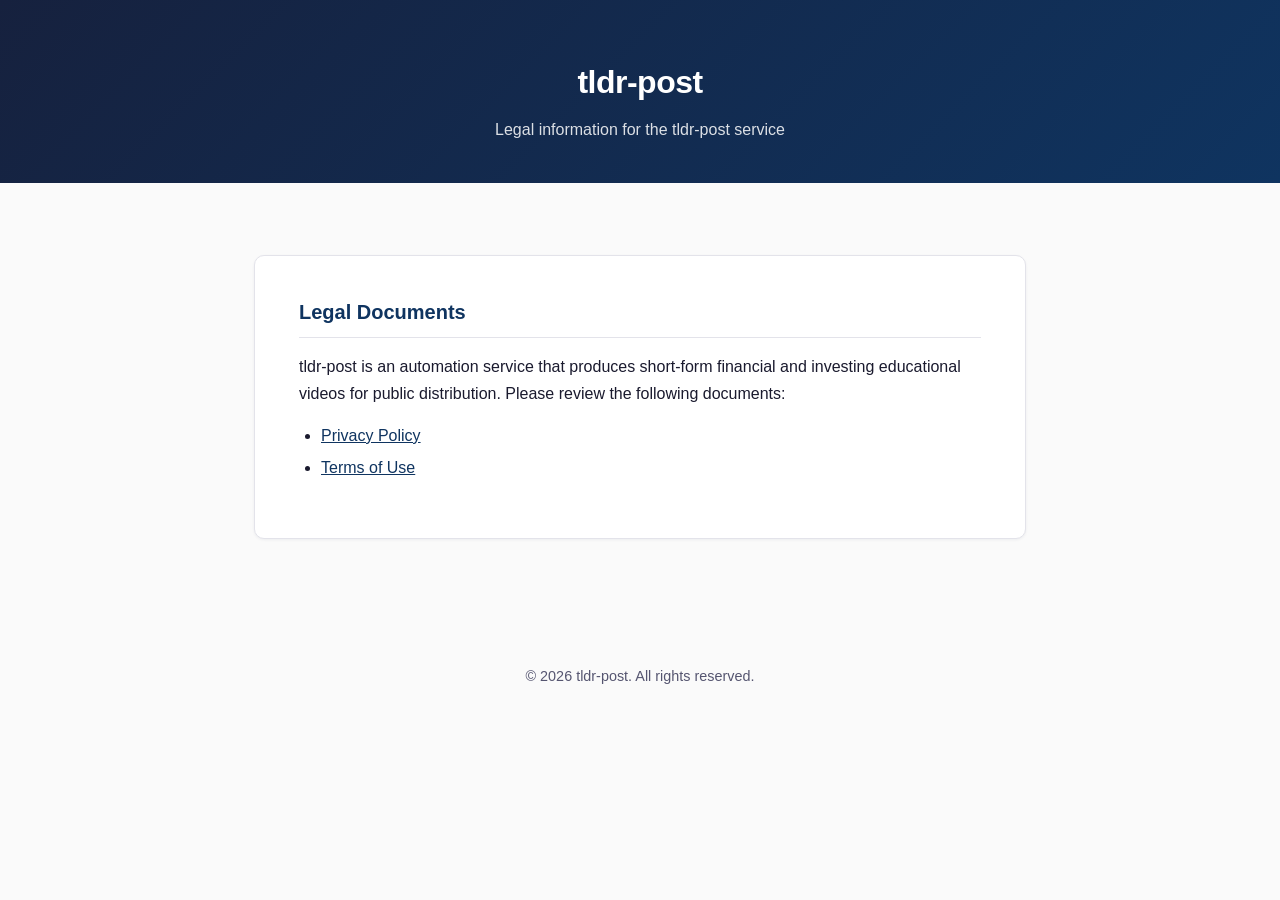
<file: index.html>
<!DOCTYPE html>
<html lang="en">
<head>
  <meta charset="UTF-8" />
  <meta name="viewport" content="width=device-width, initial-scale=1.0" />
  <meta name="robots" content="noindex" />
  <title>tldr-post — Legal</title>
  <link rel="stylesheet" href="style.css" />
</head>
<body>
  <header class="site-header">
    <h1>tldr-post</h1>
    <p>Legal information for the tldr-post service</p>
  </header>

  <div class="container">
    <main>
      <h2>Legal Documents</h2>
      <p>tldr-post is an automation service that produces short-form
        financial and investing educational videos for public distribution.
        Please review the following documents:</p>
      <ul>
        <li><a href="privacy.html">Privacy Policy</a></li>
        <li><a href="terms.html">Terms of Use</a></li>
      </ul>
    </main>
  </div>

  <footer class="site-footer">
    <p>&copy; 2026 tldr-post. All rights reserved.</p>
  </footer>
</body>
</html>
</file>
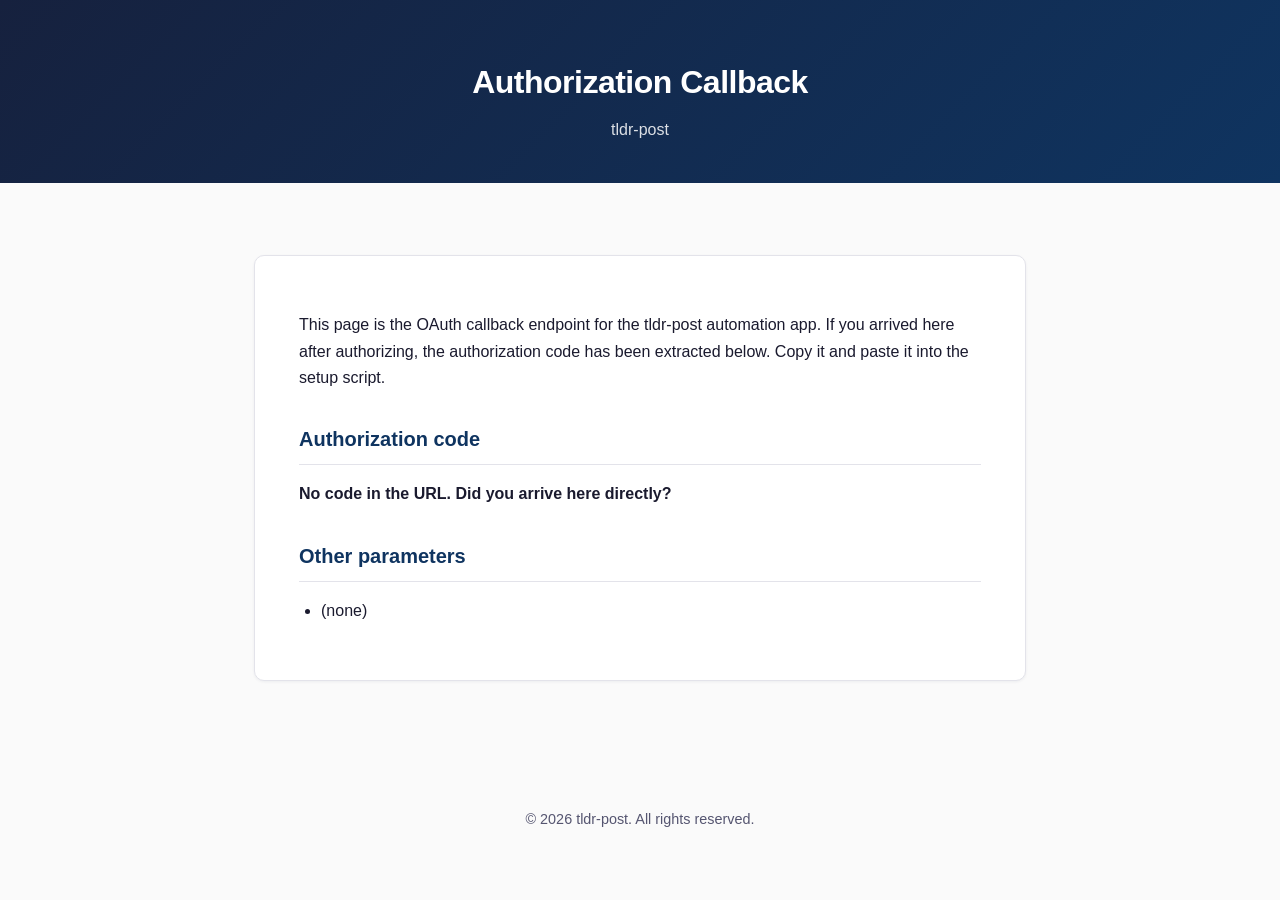
<file: callback.html>
<!DOCTYPE html>
<html lang="en">
<head>
  <meta charset="UTF-8" />
  <meta name="viewport" content="width=device-width, initial-scale=1.0" />
  <meta name="robots" content="noindex" />
  <title>tldr-post — Authorization callback</title>
  <link rel="stylesheet" href="style.css" />
</head>
<body>
  <header class="site-header">
    <h1>Authorization Callback</h1>
    <p>tldr-post</p>
  </header>
  <div class="container">
    <main>
      <p>This page is the OAuth callback endpoint for the tldr-post automation
        app. If you arrived here after authorizing, the authorization code has
        been extracted below. Copy it and paste it into the setup script.</p>

      <h2>Authorization code</h2>
      <p><strong id="status">Extracting parameters…</strong></p>
      <textarea id="code-box" rows="4" readonly></textarea>
      <p><button type="button" id="copy-btn">Copy code</button></p>
      <p id="copied" style="color:#1a7f37;font-weight:600;display:none">Copied!</p>

      <h2>Other parameters</h2>
      <ul id="params"></ul>
    </main>
  </div>
  <footer class="site-footer">
    <p>&copy; 2026 tldr-post. All rights reserved.</p>
  </footer>

  <script>
    (function () {
      var params = new URLSearchParams(window.location.search);
      var code = params.get("code");
      var box = document.getElementById("code-box");
      var status = document.getElementById("status");
      var paramsList = document.getElementById("params");

      if (code) {
        box.value = code;
        status.textContent = "Authorization code found. Copy it below.";
        box.style.display = "block";
        document.getElementById("copy-btn").style.display = "inline-block";
      } else {
        status.textContent = "No code in the URL. Did you arrive here directly?";
        box.style.display = "none";
        document.getElementById("copy-btn").style.display = "none";
      }

      var any = false;
      params.forEach(function (value, key) {
        if (key === "code") return;
        any = true;
        var li = document.createElement("li");
        li.textContent = key + " = " + value;
        paramsList.appendChild(li);
      });
      if (!any) {
        var li = document.createElement("li");
        li.textContent = "(none)";
        paramsList.appendChild(li);
      }

      document.getElementById("copy-btn").addEventListener("click", function () {
        box.select();
        box.setSelectionRange(0, box.value.length);
        navigator.clipboard.writeText(box.value).then(function () {
          document.getElementById("copied").style.display = "inline";
          setTimeout(function () {
            document.getElementById("copied").style.display = "none";
          }, 2000);
        });
      });
    })();
  </script>
</body>
</html>
</file>
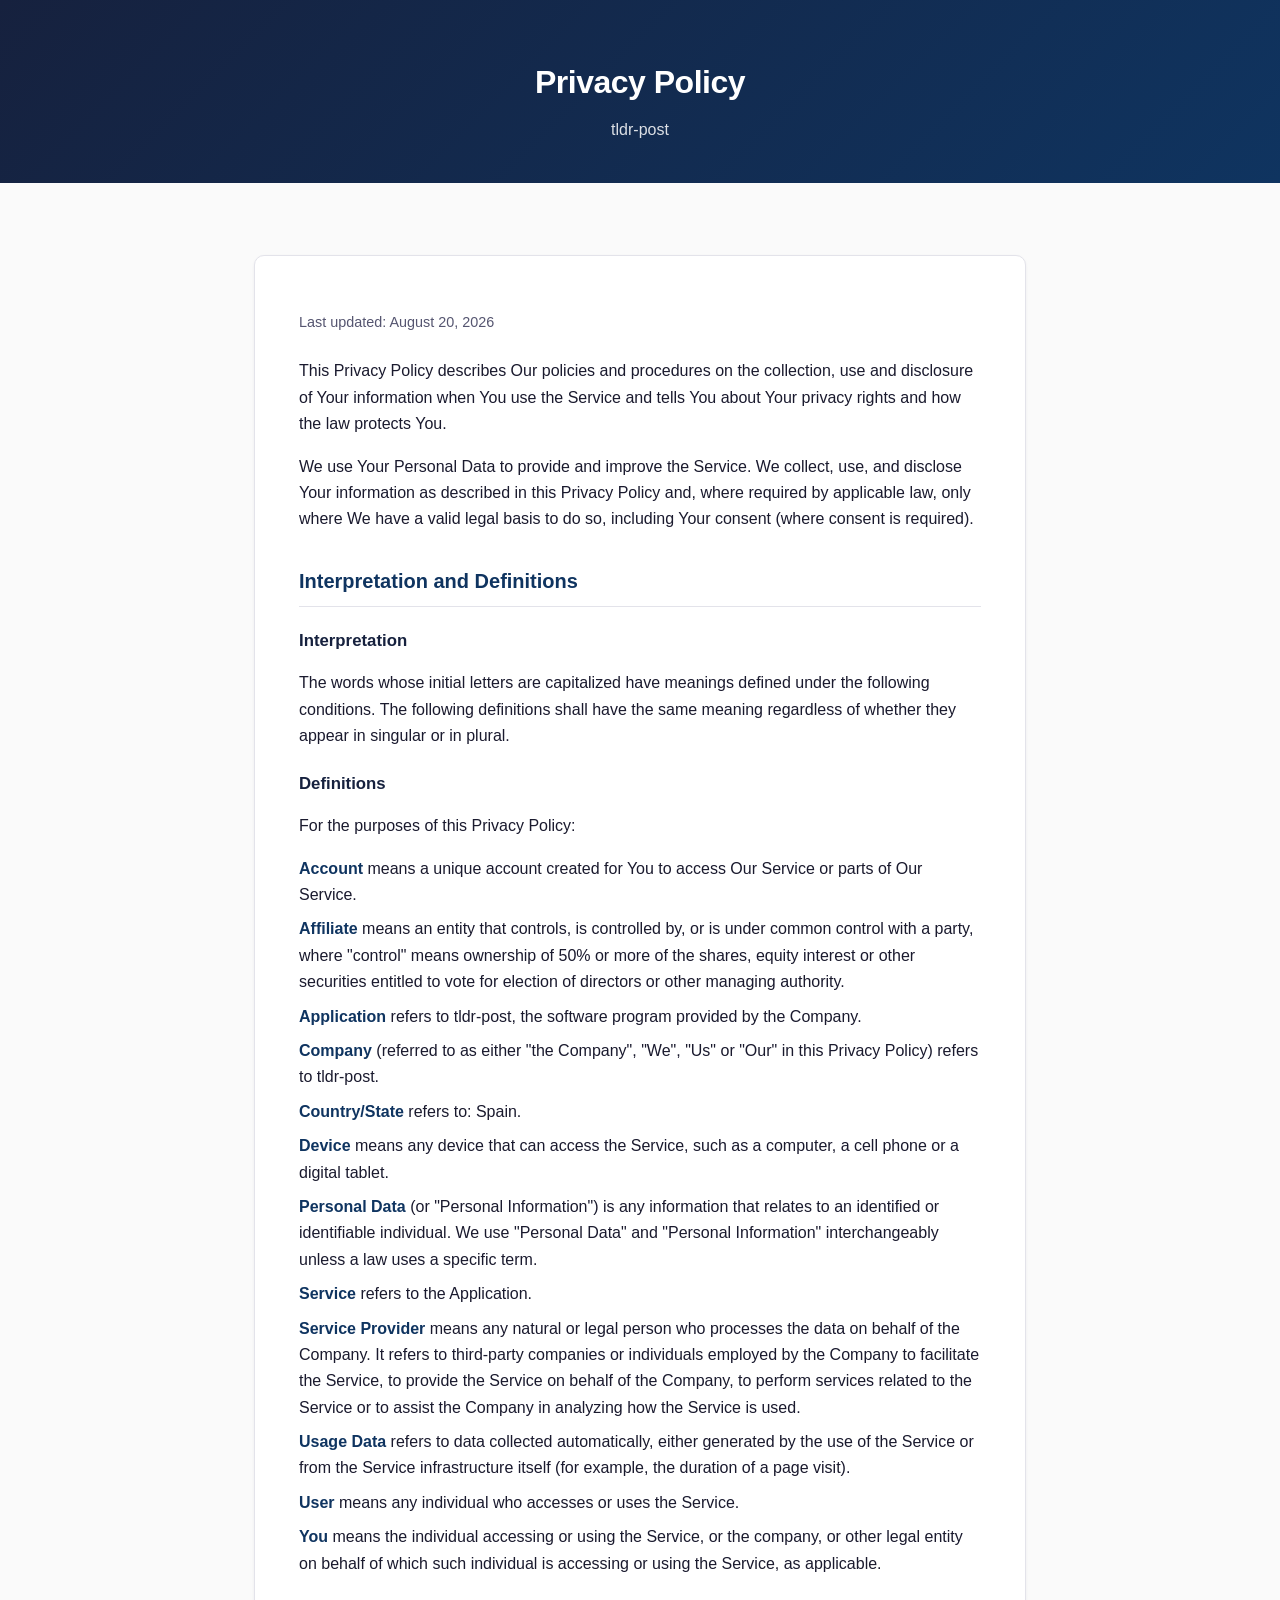
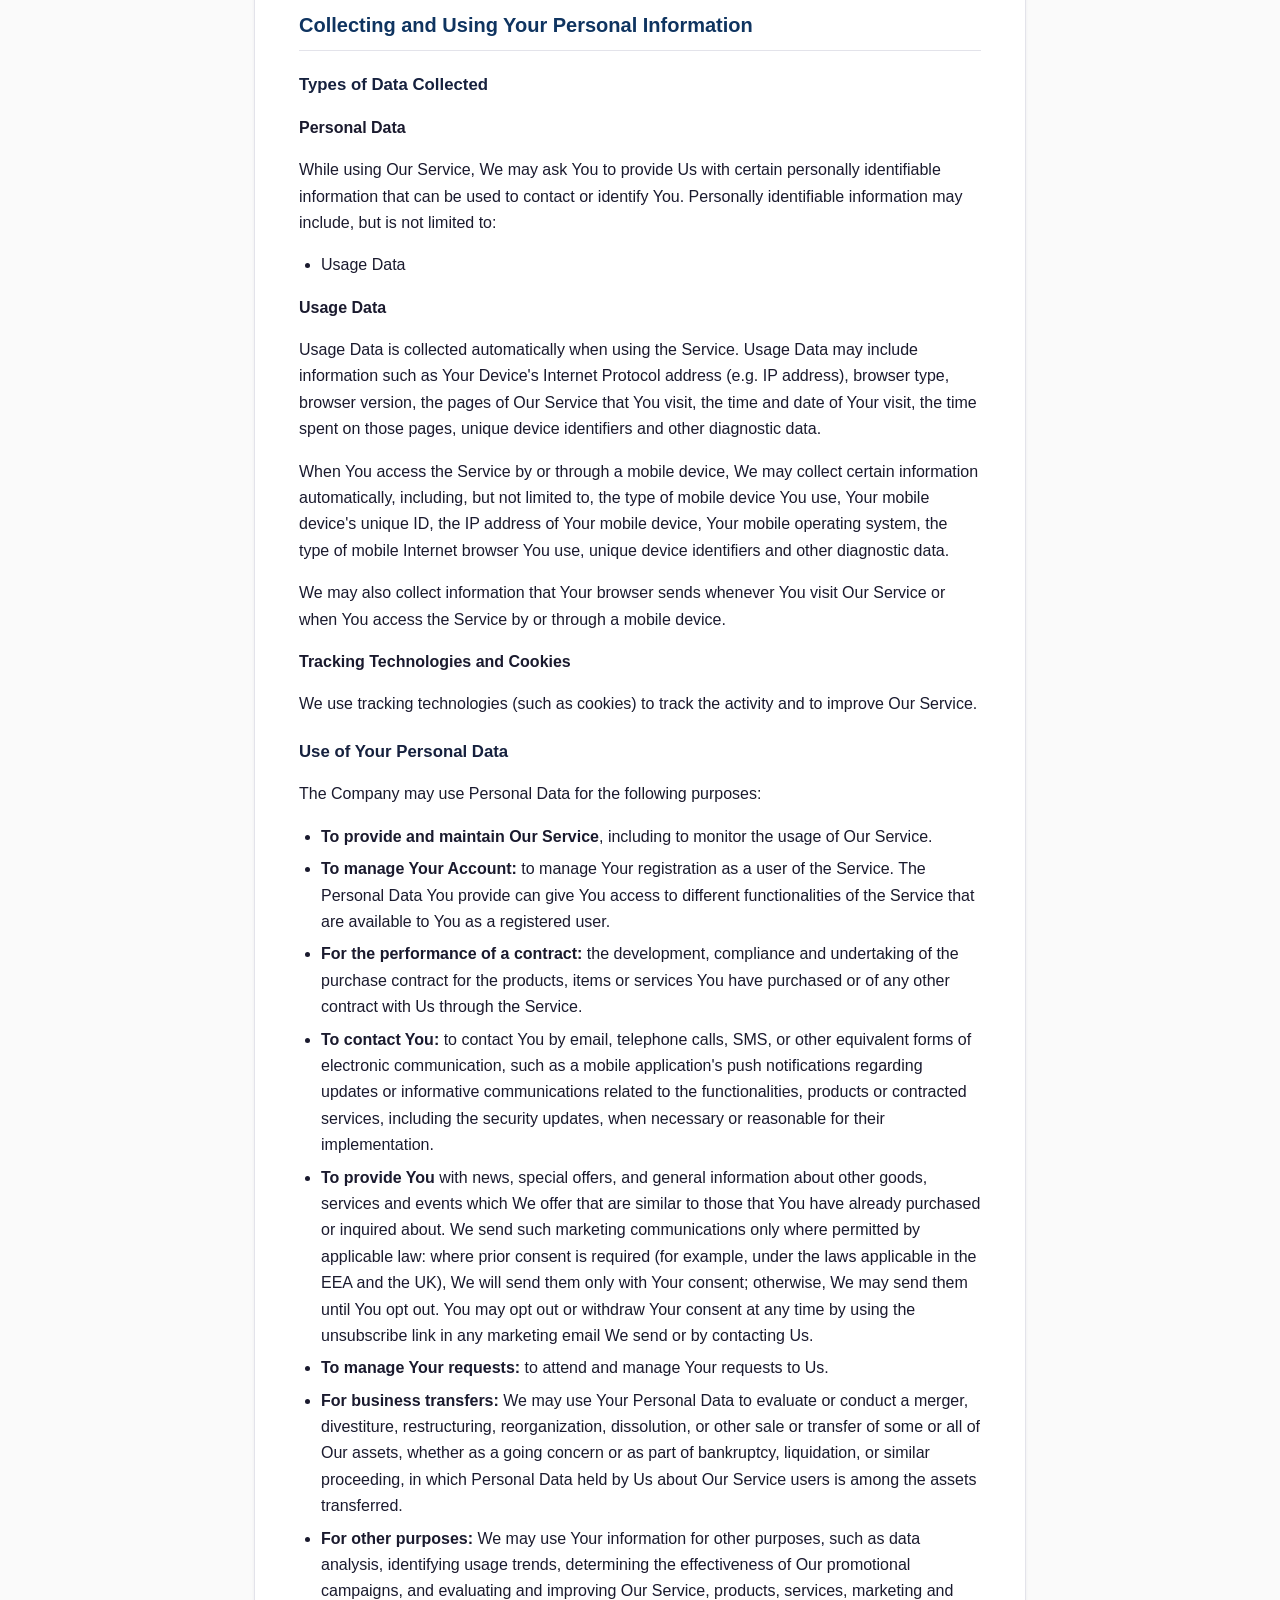
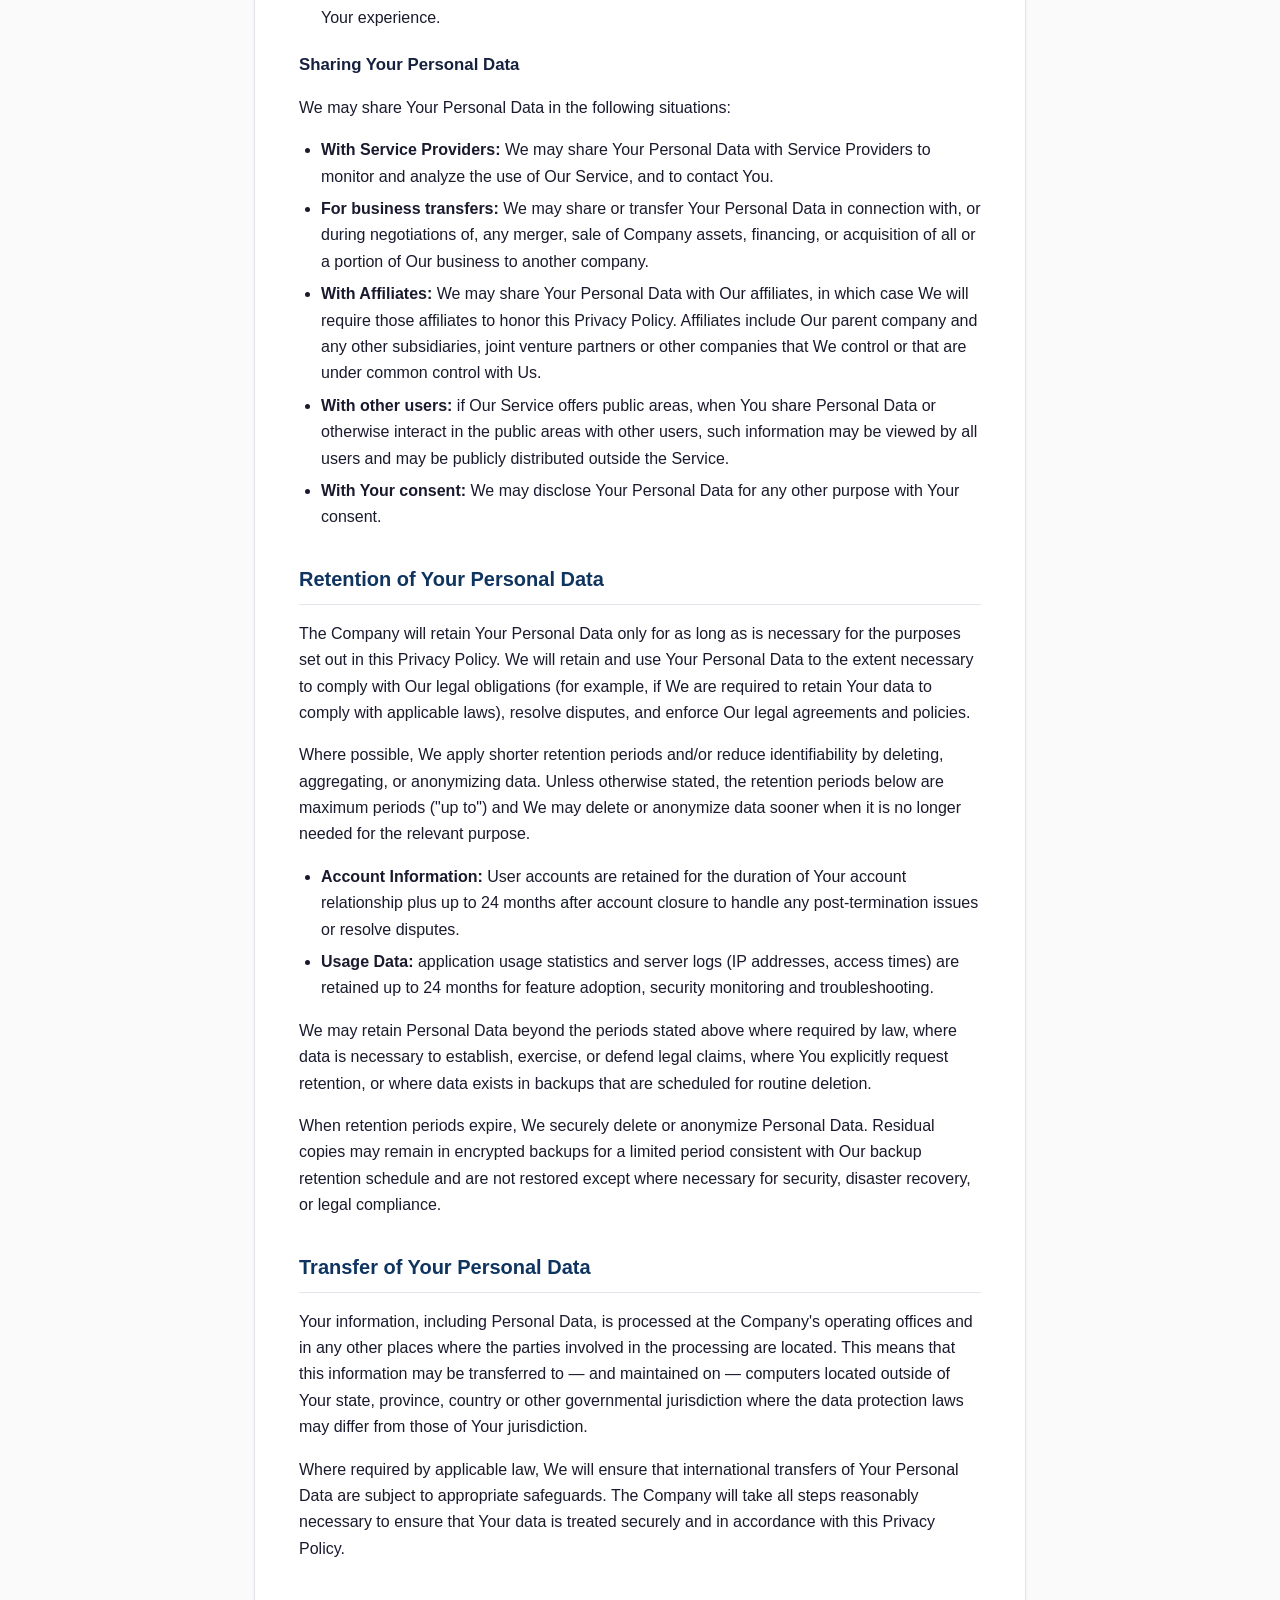
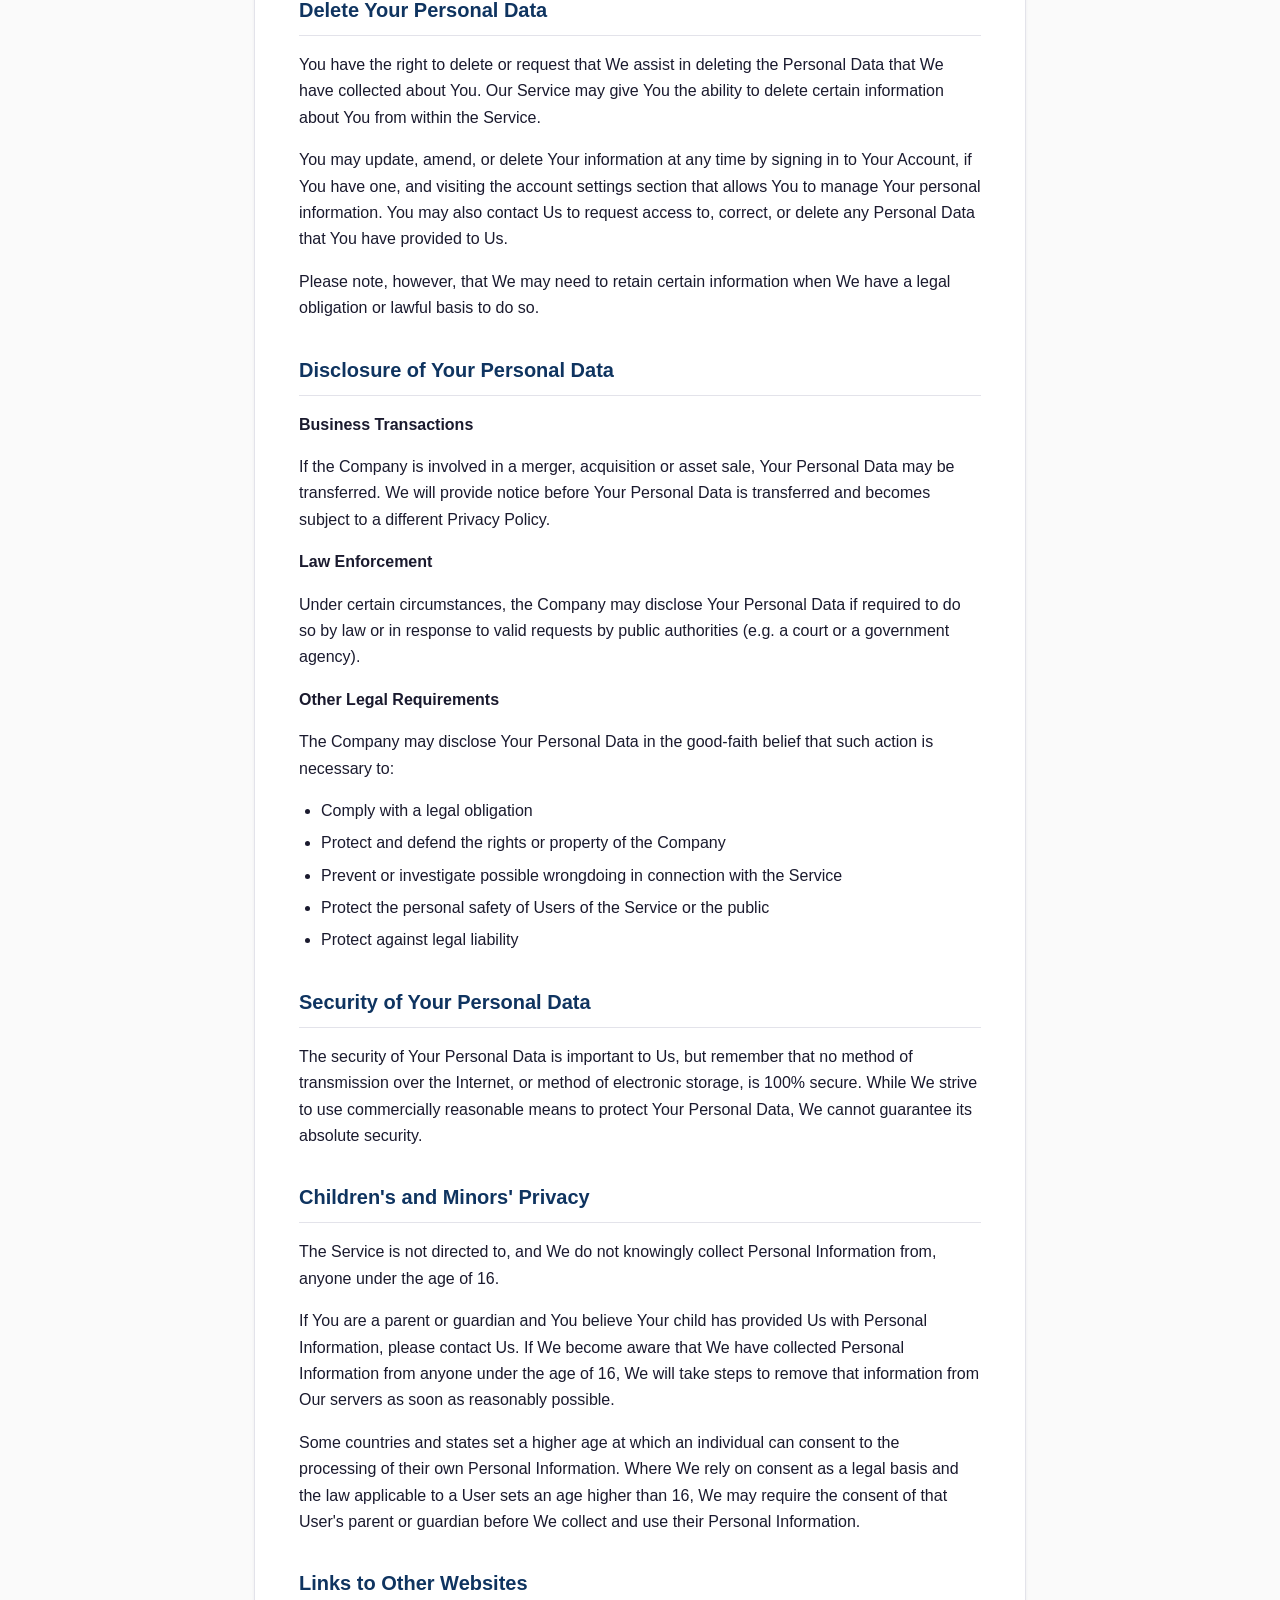
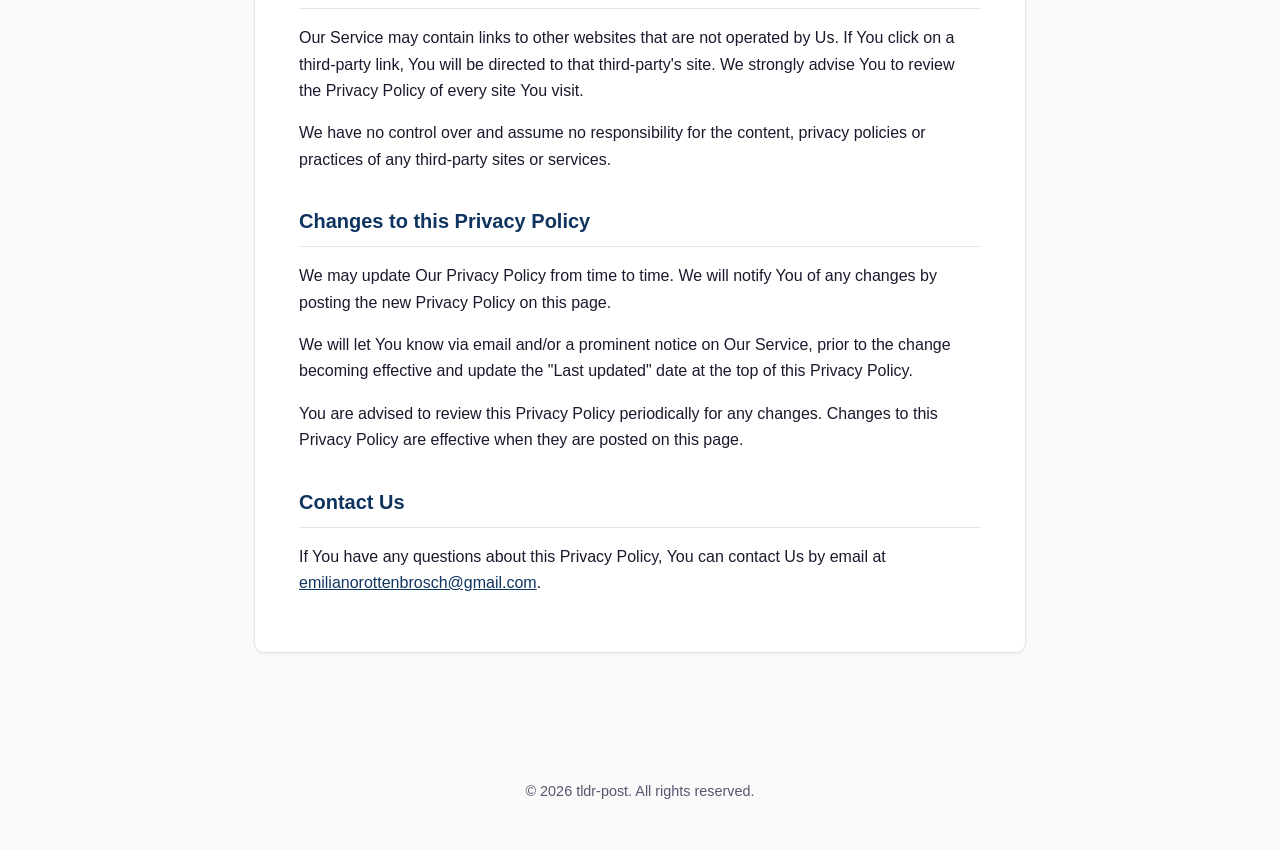
<file: privacy.html>
<!DOCTYPE html>
<html lang="en">
<head>
  <meta charset="UTF-8" />
  <meta name="viewport" content="width=device-width, initial-scale=1.0" />
  <meta name="robots" content="noindex" />
  <title>Privacy Policy — tldr-post</title>
  <link rel="stylesheet" href="style.css" />
</head>
<body>
  <header class="site-header">
    <h1>Privacy Policy</h1>
    <p>tldr-post</p>
  </header>

  <div class="container">
    <main>
      <p class="meta">Last updated: August 20, 2026</p>

      <p>This Privacy Policy describes Our policies and procedures on the
        collection, use and disclosure of Your information when You use the
        Service and tells You about Your privacy rights and how the law protects
        You.</p>

      <p>We use Your Personal Data to provide and improve the Service. We
        collect, use, and disclose Your information as described in this Privacy
        Policy and, where required by applicable law, only where We have a valid
        legal basis to do so, including Your consent (where consent is
        required).</p>

      <h2>Interpretation and Definitions</h2>

      <h3>Interpretation</h3>
      <p>The words whose initial letters are capitalized have meanings defined
        under the following conditions. The following definitions shall have the
        same meaning regardless of whether they appear in singular or in
        plural.</p>

      <h3>Definitions</h3>
      <p>For the purposes of this Privacy Policy:</p>

      <p class="definition"><strong>Account</strong> means a unique account created for You to access Our Service or parts of Our Service.</p>
      <p class="definition"><strong>Affiliate</strong> means an entity that controls, is controlled by, or is under common control with a party, where "control" means ownership of 50% or more of the shares, equity interest or other securities entitled to vote for election of directors or other managing authority.</p>
      <p class="definition"><strong>Application</strong> refers to tldr-post, the software program provided by the Company.</p>
      <p class="definition"><strong>Company</strong> (referred to as either "the Company", "We", "Us" or "Our" in this Privacy Policy) refers to tldr-post.</p>
      <p class="definition"><strong>Country/State</strong> refers to: Spain.</p>
      <p class="definition"><strong>Device</strong> means any device that can access the Service, such as a computer, a cell phone or a digital tablet.</p>
      <p class="definition"><strong>Personal Data</strong> (or "Personal Information") is any information that relates to an identified or identifiable individual. We use "Personal Data" and "Personal Information" interchangeably unless a law uses a specific term.</p>
      <p class="definition"><strong>Service</strong> refers to the Application.</p>
      <p class="definition"><strong>Service Provider</strong> means any natural or legal person who processes the data on behalf of the Company. It refers to third-party companies or individuals employed by the Company to facilitate the Service, to provide the Service on behalf of the Company, to perform services related to the Service or to assist the Company in analyzing how the Service is used.</p>
      <p class="definition"><strong>Usage Data</strong> refers to data collected automatically, either generated by the use of the Service or from the Service infrastructure itself (for example, the duration of a page visit).</p>
      <p class="definition"><strong>User</strong> means any individual who accesses or uses the Service.</p>
      <p class="definition"><strong>You</strong> means the individual accessing or using the Service, or the company, or other legal entity on behalf of which such individual is accessing or using the Service, as applicable.</p>

      <h2>Collecting and Using Your Personal Information</h2>

      <h3>Types of Data Collected</h3>

      <p><strong>Personal Data</strong></p>
      <p>While using Our Service, We may ask You to provide Us with certain
        personally identifiable information that can be used to contact or
        identify You. Personally identifiable information may include, but is
        not limited to:</p>
      <ul>
        <li>Usage Data</li>
      </ul>

      <p><strong>Usage Data</strong></p>
      <p>Usage Data is collected automatically when using the Service. Usage Data
        may include information such as Your Device's Internet Protocol address
        (e.g. IP address), browser type, browser version, the pages of Our
        Service that You visit, the time and date of Your visit, the time spent
        on those pages, unique device identifiers and other diagnostic data.</p>

      <p>When You access the Service by or through a mobile device, We may
        collect certain information automatically, including, but not limited
        to, the type of mobile device You use, Your mobile device's unique ID,
        the IP address of Your mobile device, Your mobile operating system, the
        type of mobile Internet browser You use, unique device identifiers and
        other diagnostic data.</p>

      <p>We may also collect information that Your browser sends whenever You
        visit Our Service or when You access the Service by or through a mobile
        device.</p>

      <p><strong>Tracking Technologies and Cookies</strong></p>
      <p>We use tracking technologies (such as cookies) to track the activity and
        to improve Our Service.</p>

      <h3>Use of Your Personal Data</h3>
      <p>The Company may use Personal Data for the following purposes:</p>
      <ul>
        <li><strong>To provide and maintain Our Service</strong>, including to monitor the usage of Our Service.</li>
        <li><strong>To manage Your Account:</strong> to manage Your registration as a user of the Service. The Personal Data You provide can give You access to different functionalities of the Service that are available to You as a registered user.</li>
        <li><strong>For the performance of a contract:</strong> the development, compliance and undertaking of the purchase contract for the products, items or services You have purchased or of any other contract with Us through the Service.</li>
        <li><strong>To contact You:</strong> to contact You by email, telephone calls, SMS, or other equivalent forms of electronic communication, such as a mobile application's push notifications regarding updates or informative communications related to the functionalities, products or contracted services, including the security updates, when necessary or reasonable for their implementation.</li>
        <li><strong>To provide You</strong> with news, special offers, and general information about other goods, services and events which We offer that are similar to those that You have already purchased or inquired about. We send such marketing communications only where permitted by applicable law: where prior consent is required (for example, under the laws applicable in the EEA and the UK), We will send them only with Your consent; otherwise, We may send them until You opt out. You may opt out or withdraw Your consent at any time by using the unsubscribe link in any marketing email We send or by contacting Us.</li>
        <li><strong>To manage Your requests:</strong> to attend and manage Your requests to Us.</li>
        <li><strong>For business transfers:</strong> We may use Your Personal Data to evaluate or conduct a merger, divestiture, restructuring, reorganization, dissolution, or other sale or transfer of some or all of Our assets, whether as a going concern or as part of bankruptcy, liquidation, or similar proceeding, in which Personal Data held by Us about Our Service users is among the assets transferred.</li>
        <li><strong>For other purposes:</strong> We may use Your information for other purposes, such as data analysis, identifying usage trends, determining the effectiveness of Our promotional campaigns, and evaluating and improving Our Service, products, services, marketing and Your experience.</li>
      </ul>

      <h3>Sharing Your Personal Data</h3>
      <p>We may share Your Personal Data in the following situations:</p>
      <ul>
        <li><strong>With Service Providers:</strong> We may share Your Personal Data with Service Providers to monitor and analyze the use of Our Service, and to contact You.</li>
        <li><strong>For business transfers:</strong> We may share or transfer Your Personal Data in connection with, or during negotiations of, any merger, sale of Company assets, financing, or acquisition of all or a portion of Our business to another company.</li>
        <li><strong>With Affiliates:</strong> We may share Your Personal Data with Our affiliates, in which case We will require those affiliates to honor this Privacy Policy. Affiliates include Our parent company and any other subsidiaries, joint venture partners or other companies that We control or that are under common control with Us.</li>
        <li><strong>With other users:</strong> if Our Service offers public areas, when You share Personal Data or otherwise interact in the public areas with other users, such information may be viewed by all users and may be publicly distributed outside the Service.</li>
        <li><strong>With Your consent:</strong> We may disclose Your Personal Data for any other purpose with Your consent.</li>
      </ul>

      <h2>Retention of Your Personal Data</h2>
      <p>The Company will retain Your Personal Data only for as long as is
        necessary for the purposes set out in this Privacy Policy. We will
        retain and use Your Personal Data to the extent necessary to comply with
        Our legal obligations (for example, if We are required to retain Your
        data to comply with applicable laws), resolve disputes, and enforce Our
        legal agreements and policies.</p>

      <p>Where possible, We apply shorter retention periods and/or reduce
        identifiability by deleting, aggregating, or anonymizing data. Unless
        otherwise stated, the retention periods below are maximum periods ("up
        to") and We may delete or anonymize data sooner when it is no longer
        needed for the relevant purpose.</p>

      <ul>
        <li><strong>Account Information:</strong> User accounts are retained for the duration of Your account relationship plus up to 24 months after account closure to handle any post-termination issues or resolve disputes.</li>
        <li><strong>Usage Data:</strong> application usage statistics and server logs (IP addresses, access times) are retained up to 24 months for feature adoption, security monitoring and troubleshooting.</li>
      </ul>

      <p>We may retain Personal Data beyond the periods stated above where
        required by law, where data is necessary to establish, exercise, or
        defend legal claims, where You explicitly request retention, or where
        data exists in backups that are scheduled for routine deletion.</p>

      <p>When retention periods expire, We securely delete or anonymize Personal
        Data. Residual copies may remain in encrypted backups for a limited
        period consistent with Our backup retention schedule and are not
        restored except where necessary for security, disaster recovery, or
        legal compliance.</p>

      <h2>Transfer of Your Personal Data</h2>
      <p>Your information, including Personal Data, is processed at the Company's
        operating offices and in any other places where the parties involved in
        the processing are located. This means that this information may be
        transferred to — and maintained on — computers located outside of Your
        state, province, country or other governmental jurisdiction where the
        data protection laws may differ from those of Your jurisdiction.</p>

      <p>Where required by applicable law, We will ensure that international
        transfers of Your Personal Data are subject to appropriate safeguards.
        The Company will take all steps reasonably necessary to ensure that Your
        data is treated securely and in accordance with this Privacy Policy.</p>

      <h2>Delete Your Personal Data</h2>
      <p>You have the right to delete or request that We assist in deleting the
        Personal Data that We have collected about You. Our Service may give You
        the ability to delete certain information about You from within the
        Service.</p>

      <p>You may update, amend, or delete Your information at any time by
        signing in to Your Account, if You have one, and visiting the account
        settings section that allows You to manage Your personal information.
        You may also contact Us to request access to, correct, or delete any
        Personal Data that You have provided to Us.</p>

      <p>Please note, however, that We may need to retain certain information
        when We have a legal obligation or lawful basis to do so.</p>

      <h2>Disclosure of Your Personal Data</h2>

      <p><strong>Business Transactions</strong></p>
      <p>If the Company is involved in a merger, acquisition or asset sale, Your
        Personal Data may be transferred. We will provide notice before Your
        Personal Data is transferred and becomes subject to a different Privacy
        Policy.</p>

      <p><strong>Law Enforcement</strong></p>
      <p>Under certain circumstances, the Company may disclose Your Personal Data
        if required to do so by law or in response to valid requests by public
        authorities (e.g. a court or a government agency).</p>

      <p><strong>Other Legal Requirements</strong></p>
      <p>The Company may disclose Your Personal Data in the good-faith belief
        that such action is necessary to:</p>
      <ul>
        <li>Comply with a legal obligation</li>
        <li>Protect and defend the rights or property of the Company</li>
        <li>Prevent or investigate possible wrongdoing in connection with the Service</li>
        <li>Protect the personal safety of Users of the Service or the public</li>
        <li>Protect against legal liability</li>
      </ul>

      <h2>Security of Your Personal Data</h2>
      <p>The security of Your Personal Data is important to Us, but remember
        that no method of transmission over the Internet, or method of
        electronic storage, is 100% secure. While We strive to use commercially
        reasonable means to protect Your Personal Data, We cannot guarantee its
        absolute security.</p>

      <h2>Children's and Minors' Privacy</h2>
      <p>The Service is not directed to, and We do not knowingly collect Personal
        Information from, anyone under the age of 16.</p>

      <p>If You are a parent or guardian and You believe Your child has provided
        Us with Personal Information, please contact Us. If We become aware that
        We have collected Personal Information from anyone under the age of 16,
        We will take steps to remove that information from Our servers as soon
        as reasonably possible.</p>

      <p>Some countries and states set a higher age at which an individual can
        consent to the processing of their own Personal Information. Where We
        rely on consent as a legal basis and the law applicable to a User sets
        an age higher than 16, We may require the consent of that User's parent
        or guardian before We collect and use their Personal Information.</p>

      <h2>Links to Other Websites</h2>
      <p>Our Service may contain links to other websites that are not operated by
        Us. If You click on a third-party link, You will be directed to that
        third-party's site. We strongly advise You to review the Privacy Policy
        of every site You visit.</p>

      <p>We have no control over and assume no responsibility for the content,
        privacy policies or practices of any third-party sites or services.</p>

      <h2>Changes to this Privacy Policy</h2>
      <p>We may update Our Privacy Policy from time to time. We will notify You
        of any changes by posting the new Privacy Policy on this page.</p>

      <p>We will let You know via email and/or a prominent notice on Our Service,
        prior to the change becoming effective and update the "Last updated"
        date at the top of this Privacy Policy.</p>

      <p>You are advised to review this Privacy Policy periodically for any
        changes. Changes to this Privacy Policy are effective when they are
        posted on this page.</p>

      <h2>Contact Us</h2>
      <p>If You have any questions about this Privacy Policy, You can contact Us
        by email at <a href="mailto:emilianorottenbrosch@gmail.com">emilianorottenbrosch@gmail.com</a>.</p>
    </main>
  </div>

  <footer class="site-footer">
    <p>&copy; 2026 tldr-post. All rights reserved.</p>
  </footer>
</body>
</html>
</file>
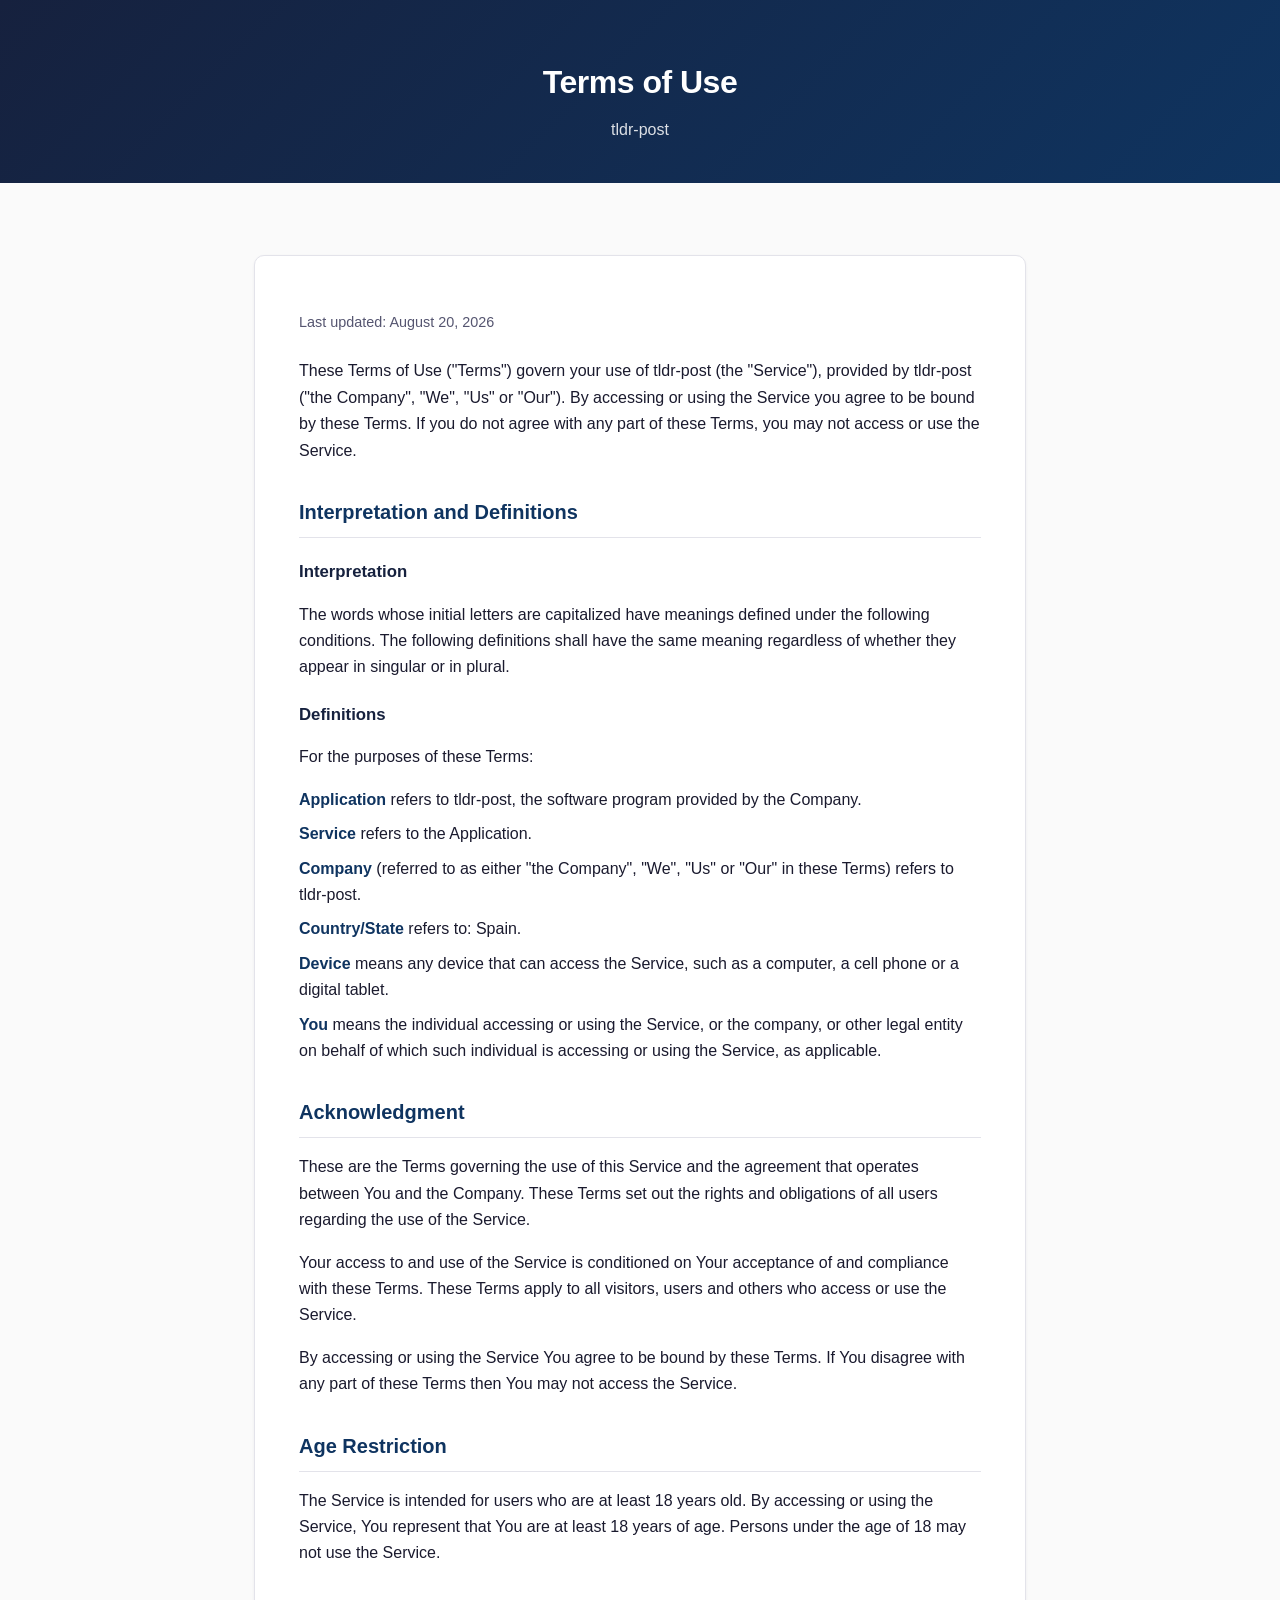
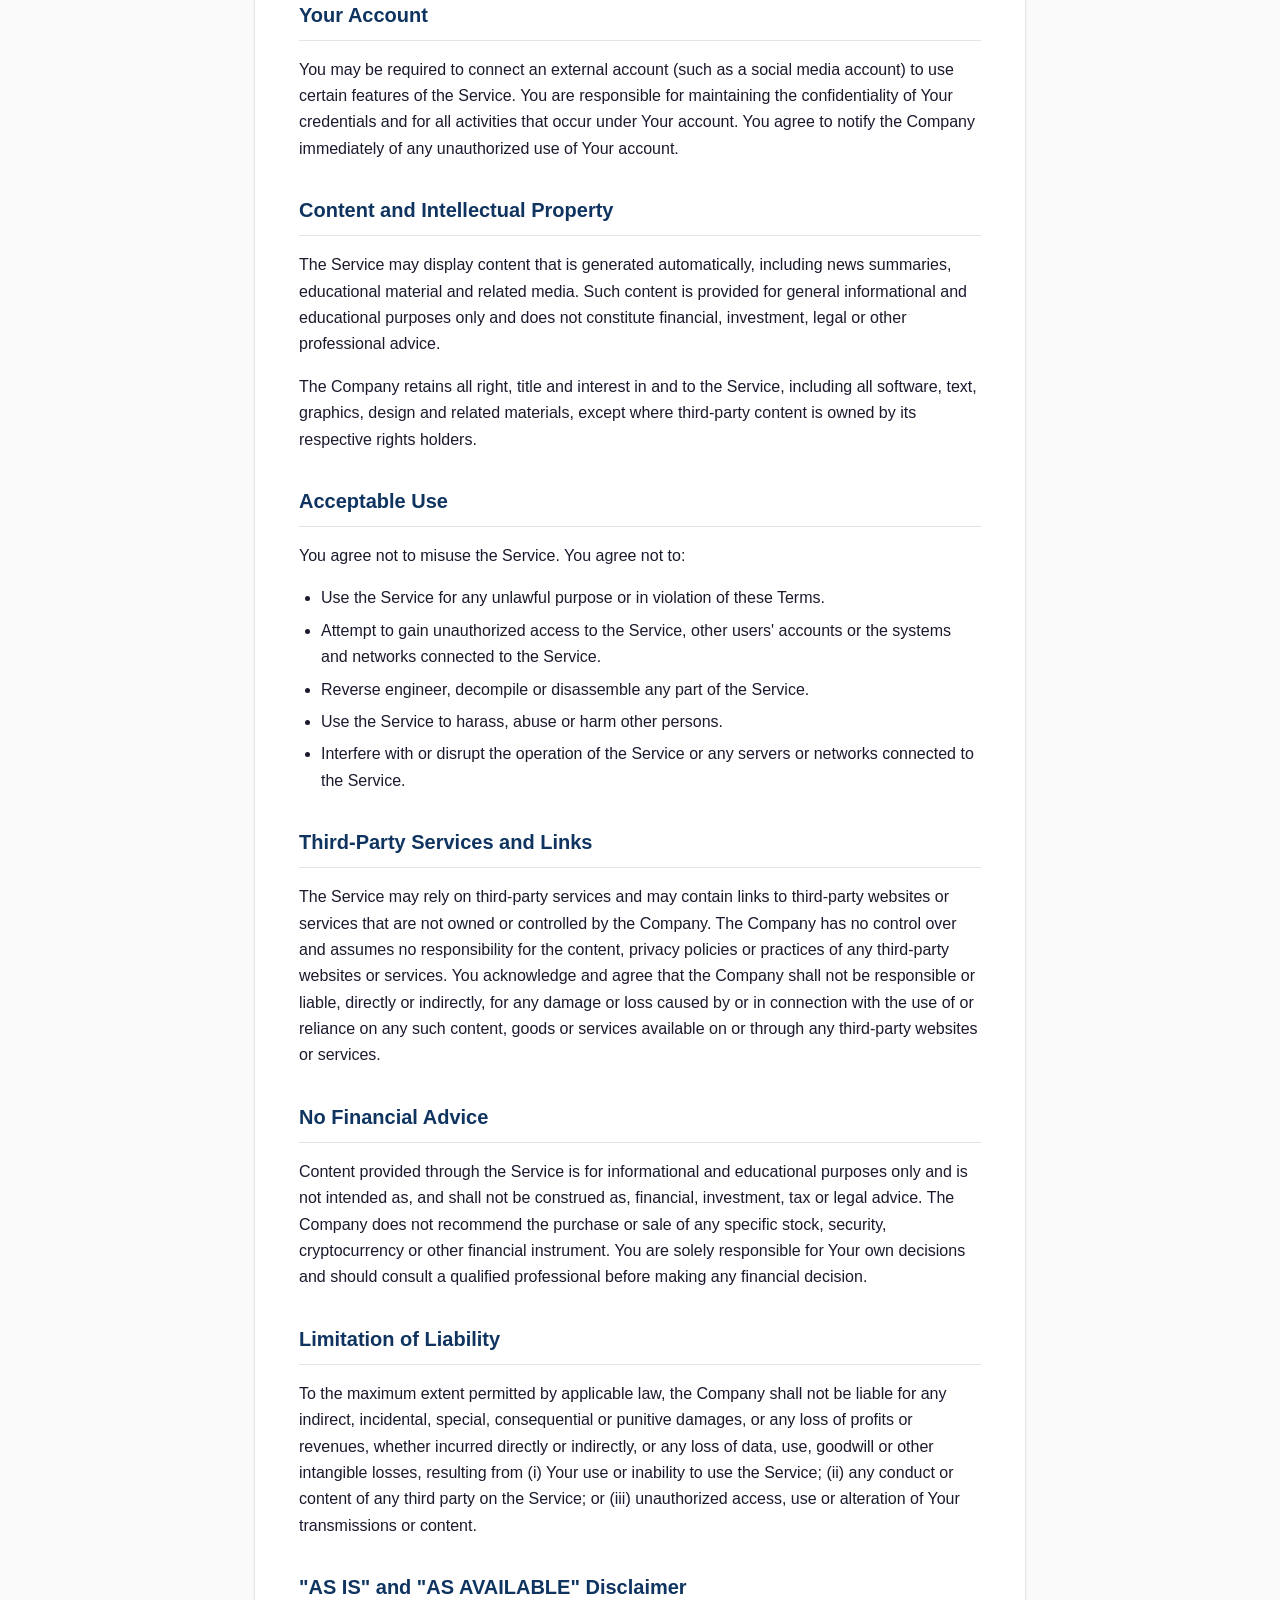
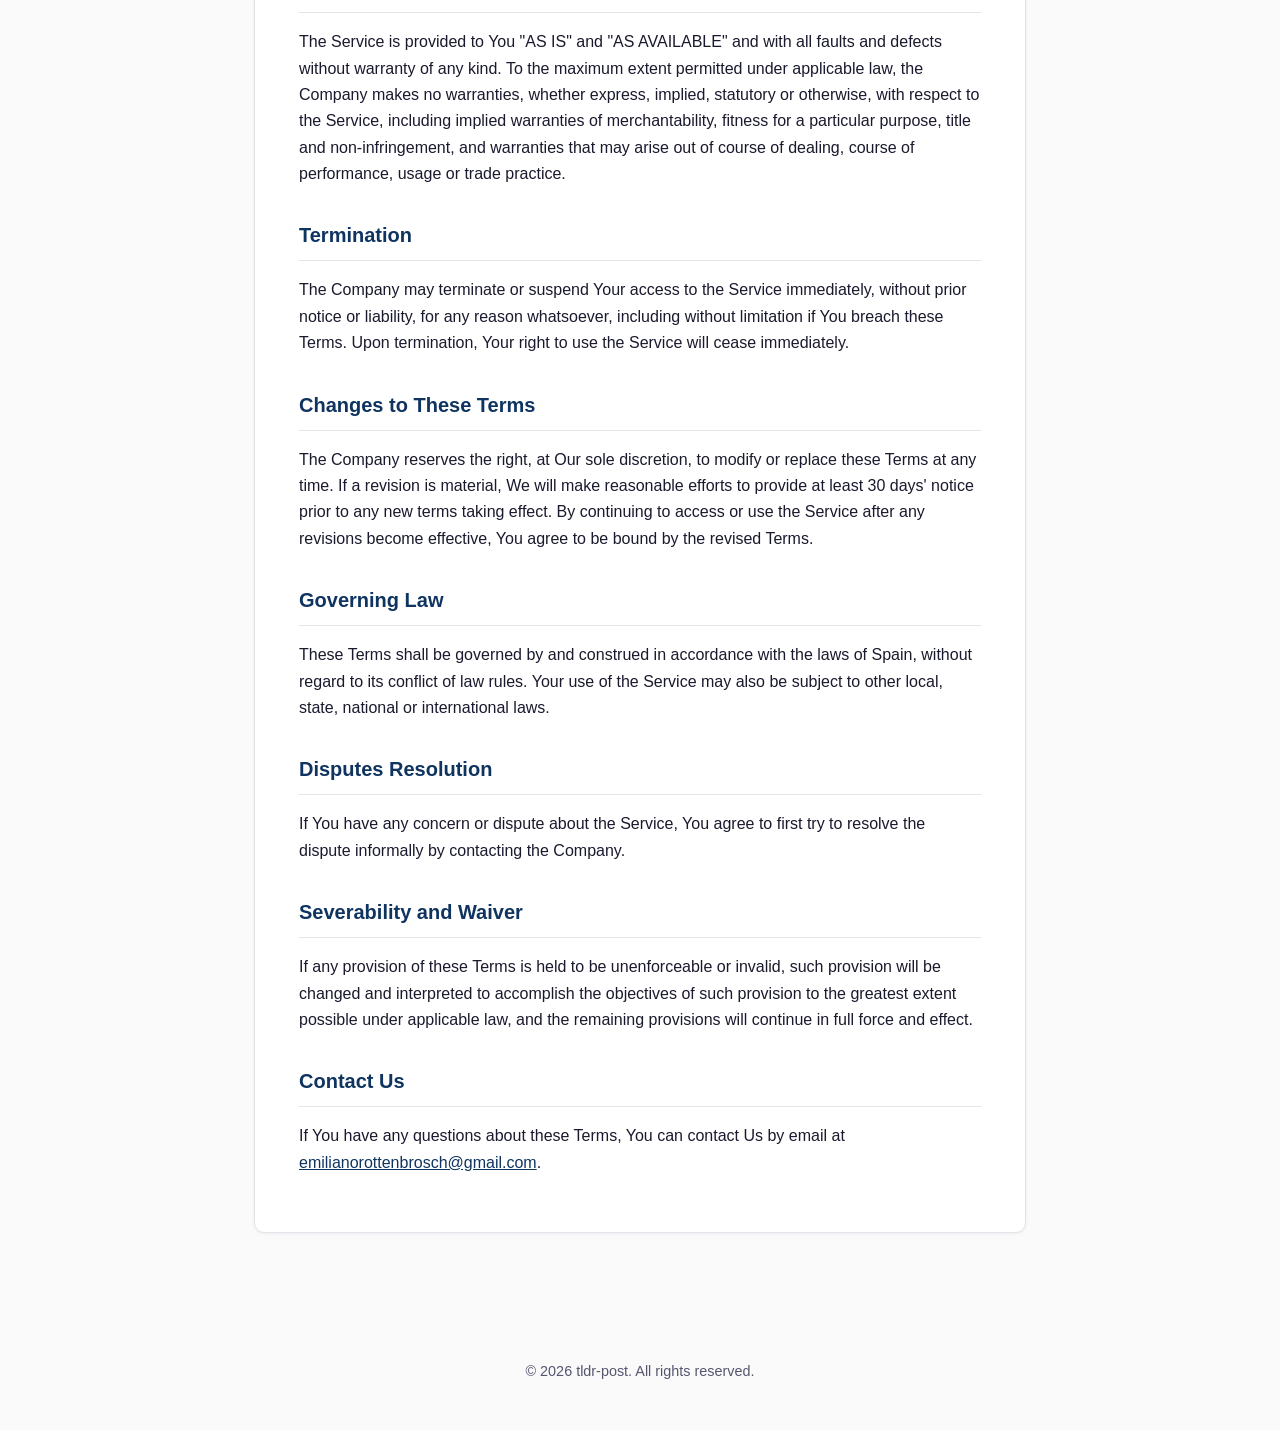
<file: terms.html>
<!DOCTYPE html>
<html lang="en">
<head>
  <meta charset="UTF-8" />
  <meta name="viewport" content="width=device-width, initial-scale=1.0" />
  <meta name="robots" content="noindex" />
  <title>Terms of Use — tldr-post</title>
  <link rel="stylesheet" href="style.css" />
</head>
<body>
  <header class="site-header">
    <h1>Terms of Use</h1>
    <p>tldr-post</p>
  </header>

  <div class="container">
    <main>
      <p class="meta">Last updated: August 20, 2026</p>

      <p>These Terms of Use ("Terms") govern your use of tldr-post (the
        "Service"), provided by tldr-post ("the Company", "We", "Us" or "Our").
        By accessing or using the Service you agree to be bound by these Terms.
        If you do not agree with any part of these Terms, you may not access or
        use the Service.</p>

      <h2>Interpretation and Definitions</h2>

      <h3>Interpretation</h3>
      <p>The words whose initial letters are capitalized have meanings defined
        under the following conditions. The following definitions shall have the
        same meaning regardless of whether they appear in singular or in
        plural.</p>

      <h3>Definitions</h3>
      <p>For the purposes of these Terms:</p>

      <p class="definition"><strong>Application</strong> refers to tldr-post, the software program provided by the Company.</p>
      <p class="definition"><strong>Service</strong> refers to the Application.</p>
      <p class="definition"><strong>Company</strong> (referred to as either "the Company", "We", "Us" or "Our" in these Terms) refers to tldr-post.</p>
      <p class="definition"><strong>Country/State</strong> refers to: Spain.</p>
      <p class="definition"><strong>Device</strong> means any device that can access the Service, such as a computer, a cell phone or a digital tablet.</p>
      <p class="definition"><strong>You</strong> means the individual accessing or using the Service, or the company, or other legal entity on behalf of which such individual is accessing or using the Service, as applicable.</p>

      <h2>Acknowledgment</h2>
      <p>These are the Terms governing the use of this Service and the agreement
        that operates between You and the Company. These Terms set out the
        rights and obligations of all users regarding the use of the Service.</p>

      <p>Your access to and use of the Service is conditioned on Your acceptance
        of and compliance with these Terms. These Terms apply to all visitors,
        users and others who access or use the Service.</p>

      <p>By accessing or using the Service You agree to be bound by these Terms.
        If You disagree with any part of these Terms then You may not access the
        Service.</p>

      <h2>Age Restriction</h2>
      <p>The Service is intended for users who are at least 18 years old. By
        accessing or using the Service, You represent that You are at least 18
        years of age. Persons under the age of 18 may not use the Service.</p>

      <h2>Your Account</h2>
      <p>You may be required to connect an external account (such as a social
        media account) to use certain features of the Service. You are
        responsible for maintaining the confidentiality of Your credentials and
        for all activities that occur under Your account. You agree to notify
        the Company immediately of any unauthorized use of Your account.</p>

      <h2>Content and Intellectual Property</h2>
      <p>The Service may display content that is generated automatically,
        including news summaries, educational material and related media. Such
        content is provided for general informational and educational purposes
        only and does not constitute financial, investment, legal or other
        professional advice.</p>

      <p>The Company retains all right, title and interest in and to the
        Service, including all software, text, graphics, design and related
        materials, except where third-party content is owned by its respective
        rights holders.</p>

      <h2>Acceptable Use</h2>
      <p>You agree not to misuse the Service. You agree not to:</p>
      <ul>
        <li>Use the Service for any unlawful purpose or in violation of these Terms.</li>
        <li>Attempt to gain unauthorized access to the Service, other users' accounts or the systems and networks connected to the Service.</li>
        <li>Reverse engineer, decompile or disassemble any part of the Service.</li>
        <li>Use the Service to harass, abuse or harm other persons.</li>
        <li>Interfere with or disrupt the operation of the Service or any servers or networks connected to the Service.</li>
      </ul>

      <h2>Third-Party Services and Links</h2>
      <p>The Service may rely on third-party services and may contain links to
        third-party websites or services that are not owned or controlled by the
        Company. The Company has no control over and assumes no responsibility
        for the content, privacy policies or practices of any third-party
        websites or services. You acknowledge and agree that the Company shall
        not be responsible or liable, directly or indirectly, for any damage or
        loss caused by or in connection with the use of or reliance on any such
        content, goods or services available on or through any third-party
        websites or services.</p>

      <h2>No Financial Advice</h2>
      <p>Content provided through the Service is for informational and
        educational purposes only and is not intended as, and shall not be
        construed as, financial, investment, tax or legal advice. The Company
        does not recommend the purchase or sale of any specific stock, security,
        cryptocurrency or other financial instrument. You are solely responsible
        for Your own decisions and should consult a qualified professional
        before making any financial decision.</p>

      <h2>Limitation of Liability</h2>
      <p>To the maximum extent permitted by applicable law, the Company shall not
        be liable for any indirect, incidental, special, consequential or
        punitive damages, or any loss of profits or revenues, whether incurred
        directly or indirectly, or any loss of data, use, goodwill or other
        intangible losses, resulting from (i) Your use or inability to use the
        Service; (ii) any conduct or content of any third party on the Service;
        or (iii) unauthorized access, use or alteration of Your transmissions or
        content.</p>

      <h2>"AS IS" and "AS AVAILABLE" Disclaimer</h2>
      <p>The Service is provided to You "AS IS" and "AS AVAILABLE" and with all
        faults and defects without warranty of any kind. To the maximum extent
        permitted under applicable law, the Company makes no warranties, whether
        express, implied, statutory or otherwise, with respect to the Service,
        including implied warranties of merchantability, fitness for a
        particular purpose, title and non-infringement, and warranties that may
        arise out of course of dealing, course of performance, usage or trade
        practice.</p>

      <h2>Termination</h2>
      <p>The Company may terminate or suspend Your access to the Service
        immediately, without prior notice or liability, for any reason
        whatsoever, including without limitation if You breach these Terms. Upon
        termination, Your right to use the Service will cease immediately.</p>

      <h2>Changes to These Terms</h2>
      <p>The Company reserves the right, at Our sole discretion, to modify or
        replace these Terms at any time. If a revision is material, We will make
        reasonable efforts to provide at least 30 days' notice prior to any new
        terms taking effect. By continuing to access or use the Service after
        any revisions become effective, You agree to be bound by the revised
        Terms.</p>

      <h2>Governing Law</h2>
      <p>These Terms shall be governed by and construed in accordance with the
        laws of Spain, without regard to its conflict of law rules. Your use of
        the Service may also be subject to other local, state, national or
        international laws.</p>

      <h2>Disputes Resolution</h2>
      <p>If You have any concern or dispute about the Service, You agree to first
        try to resolve the dispute informally by contacting the Company.</p>

      <h2>Severability and Waiver</h2>
      <p>If any provision of these Terms is held to be unenforceable or invalid,
        such provision will be changed and interpreted to accomplish the
        objectives of such provision to the greatest extent possible under
        applicable law, and the remaining provisions will continue in full force
        and effect.</p>

      <h2>Contact Us</h2>
      <p>If You have any questions about these Terms, You can contact Us by email
        at <a href="mailto:emilianorottenbrosch@gmail.com">emilianorottenbrosch@gmail.com</a>.</p>
    </main>
  </div>

  <footer class="site-footer">
    <p>&copy; 2026 tldr-post. All rights reserved.</p>
  </footer>
</body>
</html>
</file>
<file: style.css>
/* tldr-post legal pages */
:root {
  --bg: #fafafa;
  --card: #ffffff;
  --text: #1a1a2e;
  --muted: #555570;
  --accent: #16213e;
  --accent-2: #0f3460;
  --border: #e3e3ea;
  --radius: 10px;
}

* { box-sizing: border-box; }

body {
  margin: 0;
  font-family: -apple-system, BlinkMacSystemFont, "Segoe UI", Roboto, Helvetica, Arial, sans-serif;
  background: var(--bg);
  color: var(--text);
  line-height: 1.65;
}

.container {
  max-width: 820px;
  margin: 0 auto;
  padding: 40px 24px 80px;
}

header.site-header {
  text-align: center;
  padding: 56px 24px 40px;
  background: linear-gradient(135deg, var(--accent), var(--accent-2));
  color: #fff;
}

header.site-header h1 {
  margin: 0 0 8px;
  font-size: 2rem;
  font-weight: 700;
  letter-spacing: -0.5px;
}

header.site-header p {
  margin: 0;
  opacity: 0.85;
}

main {
  background: var(--card);
  border: 1px solid var(--border);
  border-radius: var(--radius);
  padding: 40px 44px;
  margin-top: 32px;
  box-shadow: 0 1px 3px rgba(22, 33, 62, 0.06);
}

main h2 {
  font-size: 1.25rem;
  margin: 32px 0 12px;
  padding-bottom: 8px;
  border-bottom: 1px solid var(--border);
  color: var(--accent-2);
}

main h2:first-child { margin-top: 0; }

main h3 {
  font-size: 1.05rem;
  margin: 20px 0 8px;
  color: var(--accent);
}

main p, main li { color: var(--text); }

main ul, main ol { padding-left: 22px; }

main li { margin: 6px 0; }

.meta {
  font-size: 0.9rem;
  color: var(--muted);
  margin-bottom: 24px;
}

.definition {
  margin: 8px 0;
}

.definition strong {
  color: var(--accent-2);
}

a { color: var(--accent-2); }

.site-footer {
  text-align: center;
  padding: 32px 24px;
  color: var(--muted);
  font-size: 0.9rem;
}

.site-footer a {
  color: var(--accent-2);
  text-decoration: none;
}

.site-footer a:hover { text-decoration: underline; }

@media (max-width: 600px) {
  main { padding: 24px 20px; }
  header.site-header { padding: 40px 20px 32px; }
  header.site-header h1 { font-size: 1.5rem; }
}
</file>
